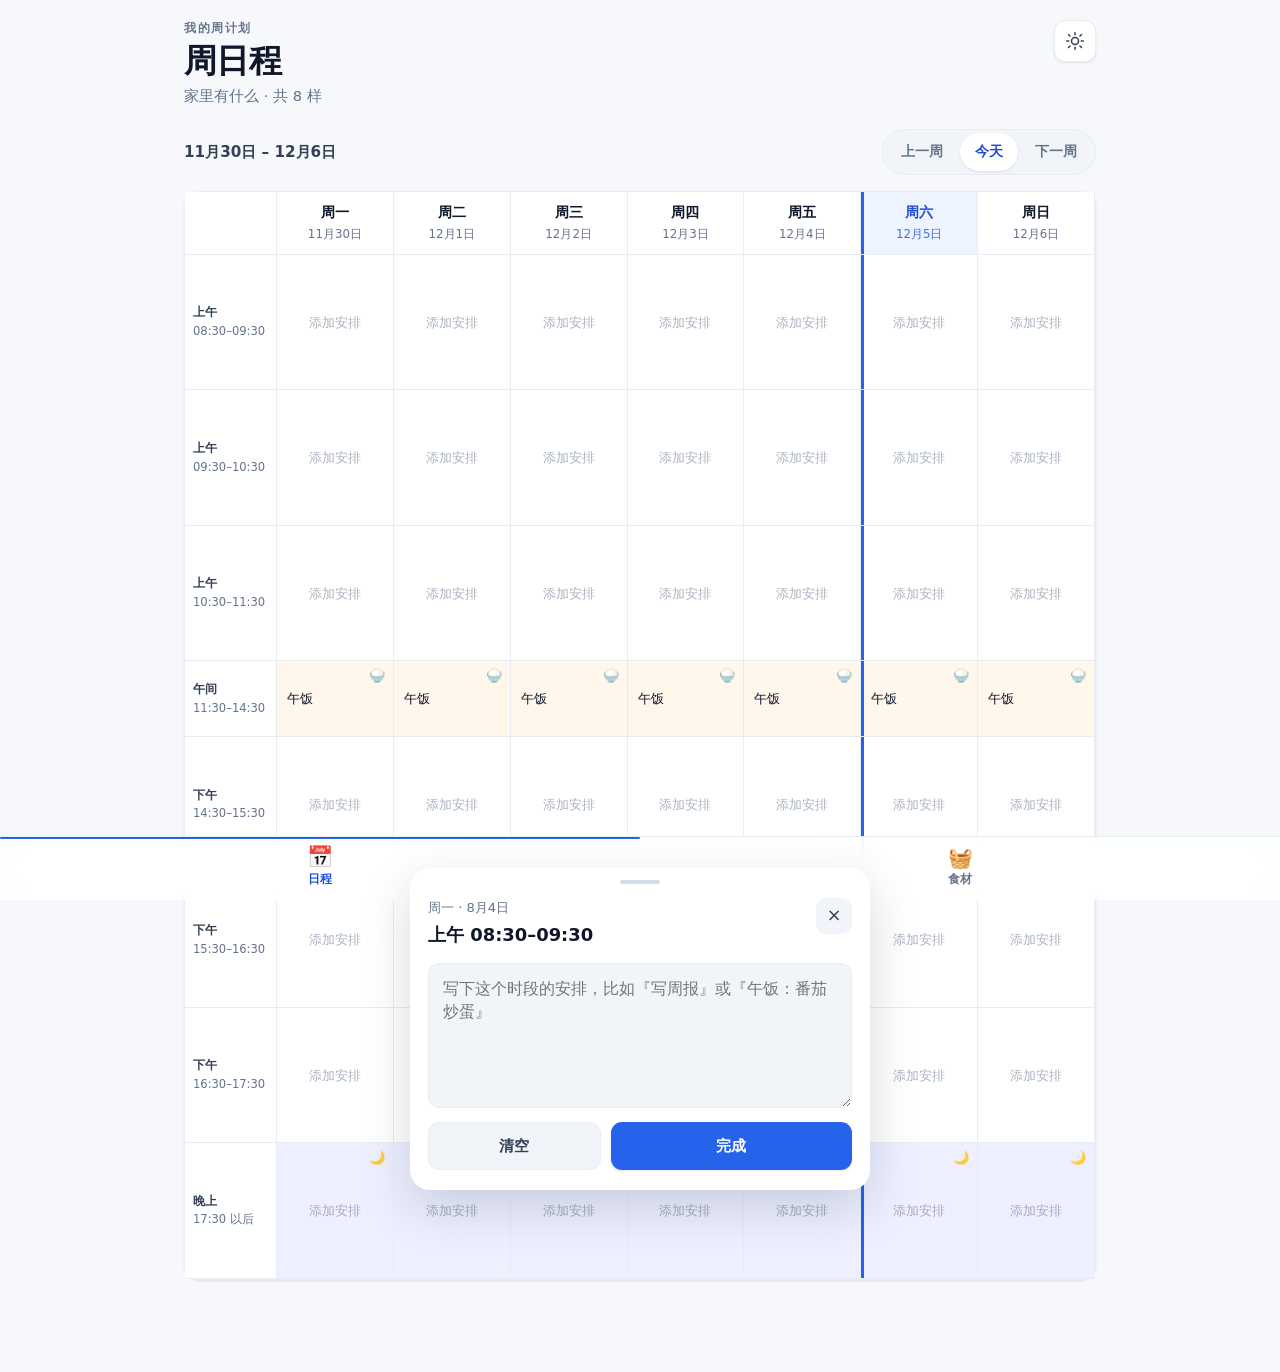
<file: index.html>
<!doctype html>
<html lang="zh-CN" data-theme="light">
<head>
  <meta charset="utf-8">
  <meta name="viewport" content="width=device-width, initial-scale=1, viewport-fit=cover">
  <meta name="theme-color" content="#f6f8fb" id="metaTheme">
  <title>周日程</title>
  <link rel="manifest" href="manifest.json">
  <link rel="icon" href="icon.svg" type="image/svg+xml">
  <link rel="apple-touch-icon" href="icon.svg">
  <link rel="stylesheet" href="styles.css">
</head>
<body>
  <div class="app">
    <header class="topbar">
      <div>
        <p class="eyebrow" id="eyebrow">我的周计划</p>
        <h1 id="pageTitle">周日程</h1>
        <p class="subtitle" id="pageSub">本周</p>
      </div>
      <div class="topbar-actions">
        <button class="icon-btn" id="installBtn" type="button" hidden title="添加到主屏幕" aria-label="添加到主屏幕">
          <svg viewBox="0 0 24 24" fill="none" stroke="currentColor" stroke-width="1.9" stroke-linecap="round" stroke-linejoin="round"><path d="M12 5v14M5 12h14"/></svg>
        </button>
        <button class="theme-toggle" id="themeToggle" type="button" aria-label="切换深色模式" title="切换深色 / 浅色">
          <svg class="icon-sun" viewBox="0 0 24 24" fill="none" stroke="currentColor" stroke-width="1.8" stroke-linecap="round"><circle cx="12" cy="12" r="4.2"/><path d="M12 2v2.5M12 19.5V22M4.2 4.2l1.8 1.8M18 18l1.8 1.8M2 12h2.5M19.5 12H22M4.2 19.8l1.8-1.8M18 6l1.8-1.8"/></svg>
          <svg class="icon-moon" viewBox="0 0 24 24" fill="none" stroke="currentColor" stroke-width="1.8" stroke-linecap="round" stroke-linejoin="round"><path d="M20 14.5A8 8 0 0 1 9.5 4 7 7 0 1 0 20 14.5z"/></svg>
        </button>
      </div>
    </header>

    <!-- ===== 日程视图 ===== -->
    <section class="view" id="scheduleView">
      <nav class="weeknav" aria-label="周切换">
        <span class="range" id="weekRange">本周</span>
        <div class="seg" role="group" aria-label="周导航">
          <button id="prevW" type="button">上一周</button>
          <button id="todayW" type="button" class="active">今天</button>
          <button id="nextW" type="button">下一周</button>
        </div>
      </nav>
      <div class="grid-wrap" aria-label="一周日程">
        <div class="grid" id="grid"></div>
      </div>
    </section>

    <!-- ===== 食材视图 ===== -->
    <section class="view" id="pantryView" hidden>
      <div class="pantry-filters" id="pantryFilters" role="group" aria-label="食材分类">
        <button class="chip active" data-cat="all" type="button">全部</button>
        <button class="chip" data-cat="meat" type="button">🥩 肉类</button>
        <button class="chip" data-cat="veg" type="button">🥬 蔬菜</button>
      </div>

      <form class="add-bar" id="addForm">
        <input id="addName" type="text" autocomplete="off" placeholder="食材名称，如 鸡蛋" aria-label="食材名称">
        <input id="addAmt" type="number" inputmode="decimal" min="0" step="0.1" placeholder="数量" aria-label="数量">
        <select id="addUnit" aria-label="单位">
          <option>个</option><option>斤</option><option>克</option><option>袋</option><option>盒</option><option>瓶</option><option>把</option><option>颗</option><option>根</option>
        </select>
        <button class="btn-add" type="submit">添加</button>
      </form>

      <div class="quick">
        <p class="qlabel">常用一键加</p>
        <div class="quick-row" id="quickRow"></div>
      </div>

      <div class="pantry-list" id="pantryList"></div>
    </section>
  </div>

  <!-- 底部 Tab -->
  <nav class="tabbar" id="tabbar" aria-label="主导航">
    <button class="tab active" data-view="schedule" type="button">
      <span class="ti">📅</span>日程
    </button>
    <button class="tab" data-view="pantry" type="button">
      <span class="ti">🧺</span>食材
    </button>
  </nav>

  <!-- 编辑器抽屉 -->
  <div class="overlay" id="overlay"></div>
  <section class="sheet" id="sheet" role="dialog" aria-modal="true" aria-label="编辑日程">
    <div class="sheet-handle"></div>
    <div class="sheet-row">
      <div>
        <p class="meta" id="sheetMeta">周一 · 8月4日</p>
        <h2 id="sheetSlot">上午 08:30–09:30</h2>
      </div>
      <button class="sheet-close" id="sheetClose" type="button" aria-label="关闭">×</button>
    </div>
    <textarea id="sheetText" rows="5" placeholder="写下这个时段的安排，比如『写周报』或『午饭：番茄炒蛋』"></textarea>
    <div class="sheet-actions">
      <button class="btn btn-ghost" id="sheetClear" type="button">清空</button>
      <button class="btn btn-primary" id="sheetSave" type="button">完成</button>
    </div>
  </section>

  <script src="app.js" defer></script>
</body>
</html>
</file>
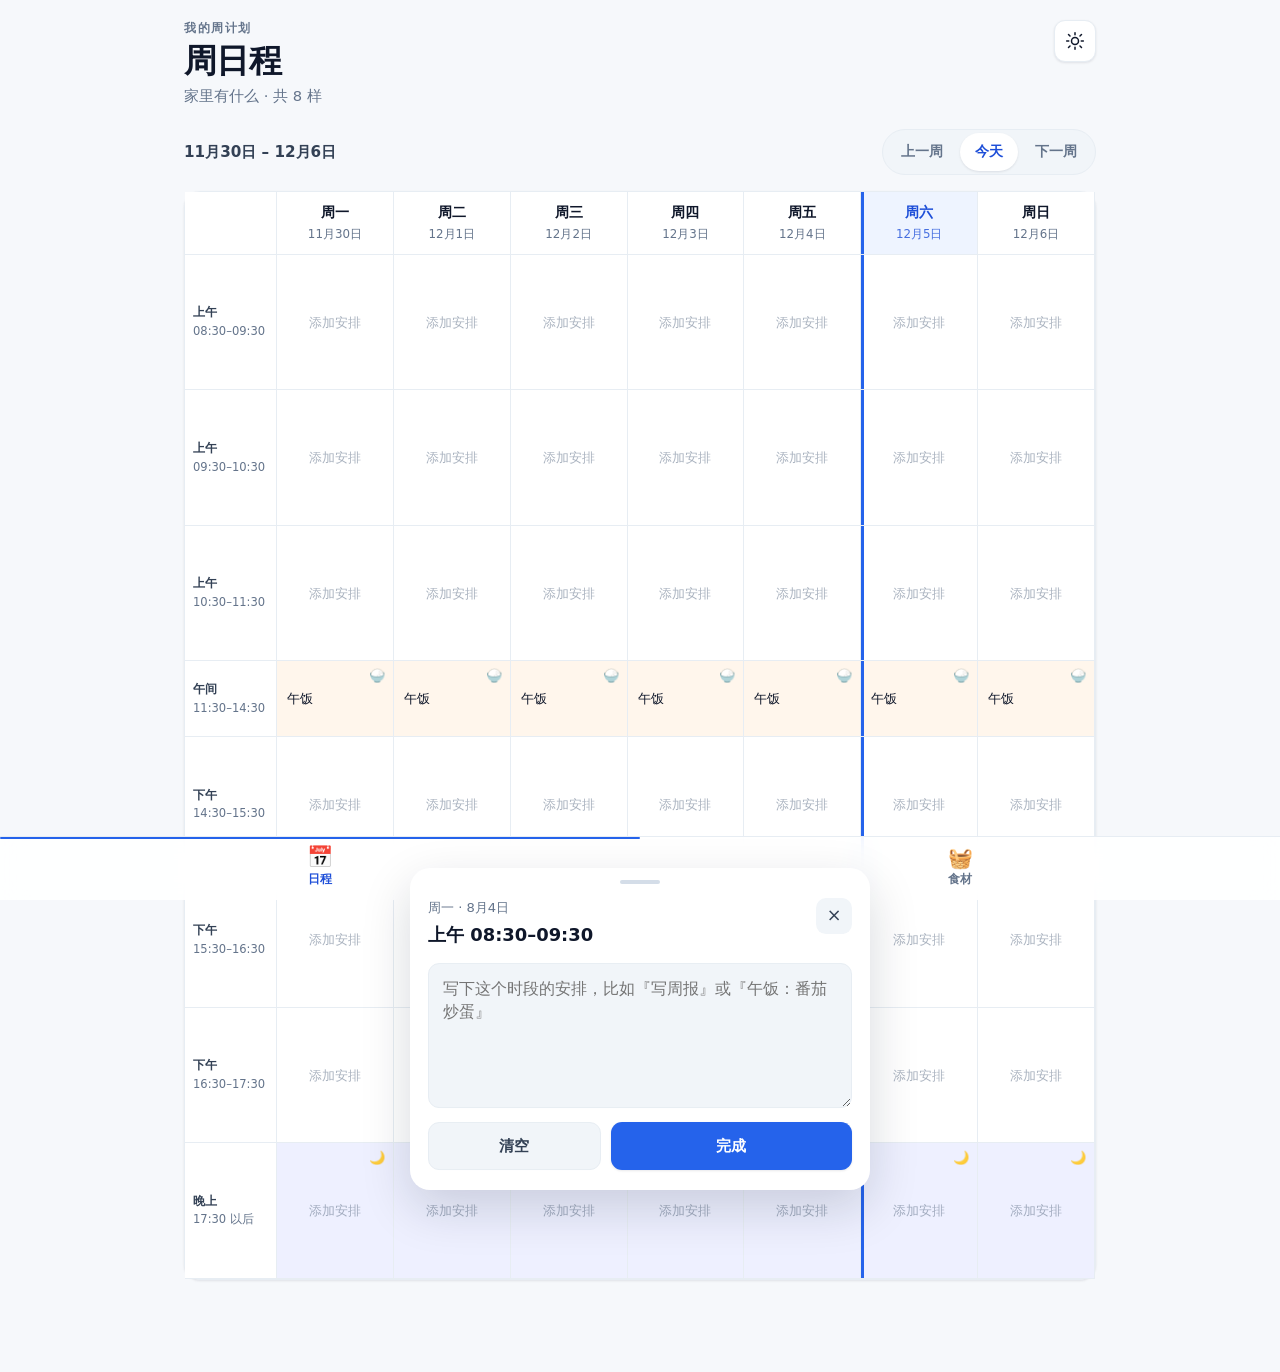
<file: ui-design-prototype.html>
<!doctype html>
<html lang="zh-CN" data-theme="light">
<head>
<meta charset="utf-8">
<meta name="viewport" content="width=device-width, initial-scale=1, viewport-fit=cover">
<title>周日程 · 界面设计方案（高保真原型）</title>
<style>
  /* ============================================================
     DESIGN TOKENS — 清爽简约 / 双主题
     ============================================================ */
  :root {
    --bg: #f6f8fb;
    --surface: #ffffff;
    --surface-2: #f1f5f9;
    --ink: #0f172a;
    --ink-2: #334155;
    --muted: #64748b;
    --line: #e7edf3;
    --line-strong: #d4dde8;
    --primary: #2563eb;
    --primary-ink: #1d4ed8;
    --primary-soft: #eef4ff;
    --today-bar: #2563eb;

    /* 时间块分类（温和 tint，非高饱和） */
    --lunch-tint: #fff6ec;
    --lunch-ink: #b45309;
    --eve-tint: #eef0ff;
    --eve-ink: #4338ca;
    --free-tint: #f4f7fb;

    --radius: 16px;
    --radius-sm: 11px;
    --radius-pill: 999px;
    --shadow-sm: 0 1px 2px rgba(15,23,42,.04), 0 1px 3px rgba(15,23,42,.06);
    --shadow-md: 0 4px 14px rgba(15,23,42,.07), 0 2px 6px rgba(15,23,42,.05);
    --shadow-lg: 0 18px 50px rgba(15,23,42,.16);
    --ease: cubic-bezier(.22, 1, .36, 1); /* ease-out-quart */
    --space: 4px;
    --font: -apple-system, BlinkMacSystemFont, "Segoe UI", "PingFang SC", "Microsoft YaHei", system-ui, sans-serif;
    --maxw: 960px;
    --tabbar-h: 64px;
  }

  [data-theme="dark"] {
    --bg: #0a0f1a;
    --surface: #111827;
    --surface-2: #0e1623;
    --ink: #e7eef6;
    --ink-2: #c3cedb;
    --muted: #8595a6;
    --line: #1d293b;
    --line-strong: #2a3a4f;
    --primary: #5b92ff;
    --primary-ink: #7aa6ff;
    --primary-soft: #16263f;
    --today-bar: #5b92ff;
    --lunch-tint: #2a1f12;
    --lunch-ink: #f0b072;
    --eve-tint: #1b2042;
    --eve-ink: #aab4ff;
    --free-tint: #131c2b;
    --shadow-sm: 0 1px 2px rgba(0,0,0,.4);
    --shadow-md: 0 6px 18px rgba(0,0,0,.45);
    --shadow-lg: 0 22px 60px rgba(0,0,0,.6);
  }

  * { box-sizing: border-box; }
  html, body { height: 100%; }
  body {
    margin: 0;
    background: var(--bg);
    color: var(--ink);
    font-family: var(--font);
    font-size: 15px;
    line-height: 1.5;
    -webkit-font-smoothing: antialiased;
    text-rendering: optimizeLegibility;
    font-variant-numeric: tabular-nums;
  }
  button { font: inherit; color: inherit; cursor: pointer; border: 0; background: none; }
  :focus-visible { outline: 2px solid var(--primary); outline-offset: 2px; border-radius: 6px; }

  /* ============================================================
     APP SHELL
     ============================================================ */
  .app {
    max-width: var(--maxw);
    margin: 0 auto;
    padding: calc(20px + env(safe-area-inset-top)) 18px calc(var(--tabbar-h) + 28px);
    min-height: 100%;
  }

  .topbar {
    display: flex;
    align-items: flex-start;
    justify-content: space-between;
    gap: 16px;
    margin-bottom: 22px;
  }
  .eyebrow {
    margin: 0 0 6px;
    font-size: .72rem;
    letter-spacing: .14em;
    text-transform: uppercase;
    color: var(--muted);
    font-weight: 600;
  }
  .topbar h1 {
    margin: 0;
    font-size: clamp(1.5rem, 1rem + 2.4vw, 2.05rem);
    font-weight: 700;
    letter-spacing: -.018em;
    line-height: 1.1;
  }
  .subtitle {
    margin: 6px 0 0;
    color: var(--muted);
    font-size: .92rem;
  }

  .theme-toggle {
    flex: none;
    width: 42px; height: 42px;
    display: grid; place-items: center;
    border-radius: var(--radius-sm);
    background: var(--surface);
    border: 1px solid var(--line);
    box-shadow: var(--shadow-sm);
    transition: transform .25s var(--ease), background .25s var(--ease), border-color .25s var(--ease);
  }
  .theme-toggle:hover { transform: translateY(-1px); border-color: var(--line-strong); }
  .theme-toggle svg { width: 20px; height: 20px; }
  [data-theme="light"] .icon-moon { display: none; }
  [data-theme="dark"]  .icon-sun  { display: none; }

  /* ============================================================
     WEEK NAV (日程模块)
     ============================================================ */
  .weeknav {
    display: flex;
    align-items: center;
    justify-content: space-between;
    gap: 12px;
    margin-bottom: 16px;
  }
  .weeknav .range {
    font-weight: 600;
    color: var(--ink-2);
    font-size: .95rem;
  }
  .seg {
    display: inline-flex;
    background: var(--surface-2);
    border: 1px solid var(--line);
    border-radius: var(--radius-pill);
    padding: 3px;
    gap: 2px;
  }
  .seg button {
    padding: 8px 15px;
    border-radius: var(--radius-pill);
    color: var(--muted);
    font-size: .88rem;
    font-weight: 600;
    transition: color .2s var(--ease), background .2s var(--ease);
    white-space: nowrap;
  }
  .seg button:hover { color: var(--ink); }
  .seg button.active {
    background: var(--surface);
    color: var(--primary-ink);
    box-shadow: var(--shadow-sm);
  }

  /* ============================================================
     SCHEDULE GRID
     ============================================================ */
  .grid-wrap {
    border: 1px solid var(--line);
    border-radius: var(--radius);
    background: var(--surface);
    box-shadow: var(--shadow-sm);
    overflow: auto;
    -webkit-overflow-scrolling: touch;
  }
  .grid {
    display: grid;
    grid-template-columns: 70px repeat(7, minmax(92px, 1fr));
    min-width: 720px;
  }
  .corner, .day-head, .time-head, .cell {
    border-right: 1px solid var(--line);
    border-bottom: 1px solid var(--line);
  }
  .corner {
    position: sticky; left: 0; top: 0; z-index: 3;
    background: var(--surface);
  }
  .day-head {
    position: sticky; top: 0; z-index: 2;
    background: var(--surface);
    min-height: 60px;
    padding: 10px 6px;
    text-align: center;
  }
  .day-head .dn { display: block; font-weight: 700; font-size: .9rem; }
  .day-head .dd { display: block; margin-top: 3px; color: var(--muted); font-size: .74rem; }
  .day-head.today {
    background: var(--primary-soft);
  }
  .day-head.today .dn { color: var(--primary-ink); }
  .day-head.today .dd { color: var(--primary-ink); opacity: .8; }
  /* 今天列左侧强调条 */
  .day-head.today, .cell.today { box-shadow: inset 3px 0 0 var(--today-bar); }

  .time-head {
    position: sticky; left: 0; z-index: 1;
    background: var(--surface);
    min-height: 76px;
    padding: 10px 8px;
    color: var(--muted);
    font-size: .72rem;
    line-height: 1.35;
    display: flex; flex-direction: column; justify-content: center;
  }
  .time-head .tl { color: var(--ink-2); font-weight: 700; font-size: .78rem; margin-bottom: 3px; }

  .cell {
    position: relative;
    min-height: 76px;
    margin: 0;
    padding: 9px 10px;
    text-align: left;
    background: var(--surface);
    overflow: hidden;
    transition: background .18s var(--ease), transform .18s var(--ease), box-shadow .18s var(--ease);
  }
  .cell:hover { background: var(--free-tint); box-shadow: var(--shadow-sm); transform: translateY(-1px); z-index: 1; }
  .cell.lunch { background: var(--lunch-tint); }
  .cell.lunch:hover { background: var(--lunch-tint); filter: brightness(.985); }
  .cell.eve { background: var(--eve-tint); }
  .cell.eve:hover { background: var(--eve-tint); filter: brightness(.985); }
  .cell .tag {
    position: absolute; top: 8px; right: 8px;
    font-size: .82rem; line-height: 1; opacity: .9;
  }
  .cell .txt {
    display: -webkit-box; -webkit-line-clamp: 3; -webkit-box-orient: vertical;
    overflow: hidden;
    font-size: .82rem; line-height: 1.4; color: var(--ink);
    white-space: pre-wrap; overflow-wrap: anywhere;
    margin-top: 2px;
  }
  .cell .txt.empty { color: var(--muted); opacity: .55; font-weight: 500; }

  /* ============================================================
     BOTTOM SHEET (编辑器)
     ============================================================ */
  .overlay {
    position: fixed; inset: 0; z-index: 40;
    background: rgba(8,12,20,.42);
    opacity: 0; visibility: hidden;
    transition: opacity .3s var(--ease), visibility .3s var(--ease);
  }
  .overlay.show { opacity: 1; visibility: visible; }

  .sheet {
    position: fixed; left: 0; right: 0; bottom: 0; z-index: 50;
    background: var(--surface);
    border-radius: 22px 22px 0 0;
    box-shadow: var(--shadow-lg);
    padding: 10px 18px calc(20px + env(safe-area-inset-bottom));
    transform: translateY(100%);
    transition: transform .34s var(--ease);
    max-height: 84vh;
    display: flex; flex-direction: column;
  }
  .sheet.show { transform: translateY(0); }
  .sheet-handle { width: 40px; height: 4px; border-radius: 2px; background: var(--line-strong); margin: 2px auto 14px; }
  .sheet-row { display: flex; align-items: flex-start; justify-content: space-between; gap: 12px; margin-bottom: 14px; }
  .sheet-row .meta { color: var(--muted); font-size: .82rem; margin: 0 0 4px; }
  .sheet-row h2 { margin: 0; font-size: 1.12rem; }
  .sheet-close {
    width: 36px; height: 36px; border-radius: 10px; flex: none;
    background: var(--surface-2); color: var(--ink-2); font-size: 1.1rem; line-height: 1;
    display: grid; place-items: center;
    transition: background .2s var(--ease);
  }
  .sheet-close:hover { background: var(--line); }
  .sheet textarea {
    width: 100%; min-height: 120px; resize: vertical;
    border: 1px solid var(--line); border-radius: var(--radius-sm);
    padding: 13px 14px; background: var(--surface-2); color: var(--ink);
    font-family: inherit; font-size: .98rem; line-height: 1.5;
    transition: border-color .2s var(--ease), box-shadow .2s var(--ease);
  }
  .sheet textarea:focus { outline: none; border-color: var(--primary); box-shadow: 0 0 0 3px color-mix(in srgb, var(--primary) 16%, transparent); }
  .sheet-actions { display: grid; grid-template-columns: 1fr 1.4fr; gap: 10px; margin-top: 14px; }
  .btn {
    min-height: 48px; border-radius: var(--radius-sm); font-weight: 600; font-size: .95rem;
    display: inline-flex; align-items: center; justify-content: center; gap: 6px;
    transition: transform .18s var(--ease), background .2s var(--ease), border-color .2s var(--ease);
  }
  .btn:active { transform: scale(.98); }
  .btn-ghost { background: var(--surface-2); color: var(--ink-2); border: 1px solid var(--line); }
  .btn-ghost:hover { background: var(--line); }
  .btn-primary { background: var(--primary); color: #fff; box-shadow: var(--shadow-sm); }
  .btn-primary:hover { background: var(--primary-ink); }

  /* ============================================================
     PANTRY (食材模块)
     ============================================================ */
  .pantry-filters {
    display: inline-flex; gap: 6px; margin-bottom: 16px; flex-wrap: wrap;
  }
  .chip {
    padding: 8px 14px; border-radius: var(--radius-pill);
    background: var(--surface); border: 1px solid var(--line);
    color: var(--muted); font-weight: 600; font-size: .86rem;
    transition: all .2s var(--ease);
  }
  .chip:hover { border-color: var(--line-strong); color: var(--ink); }
  .chip.active { background: var(--primary-soft); border-color: transparent; color: var(--primary-ink); }

  .pantry-list { display: flex; flex-direction: column; gap: 10px; }
  .ing {
    display: grid;
    grid-template-columns: 38px 1fr auto auto auto;
    align-items: center; gap: 12px;
    padding: 12px 14px;
    background: var(--surface);
    border: 1px solid var(--line);
    border-radius: var(--radius-sm);
    box-shadow: var(--shadow-sm);
    transition: transform .18s var(--ease), box-shadow .18s var(--ease);
  }
  .ing:hover { transform: translateY(-1px); box-shadow: var(--shadow-md); }
  .ing .emo { width: 38px; height: 38px; border-radius: 10px; display: grid; place-items: center; font-size: 1.15rem; background: var(--surface-2); }
  .ing .name { font-weight: 600; }
  .stepper { display: inline-flex; align-items: center; gap: 4px; background: var(--surface-2); border-radius: var(--radius-pill); padding: 3px; }
  .stepper button { width: 30px; height: 30px; border-radius: 50%; display: grid; place-items: center; color: var(--ink-2); font-size: 1.1rem; transition: background .15s var(--ease); }
  .stepper button:hover { background: var(--line); }
  .stepper .amt { min-width: 30px; text-align: center; font-weight: 700; font-variant-numeric: tabular-nums; }
  .ing .unit { color: var(--muted); font-size: .85rem; min-width: 28px; }
  .ing .del { width: 34px; height: 34px; border-radius: 9px; color: var(--muted); display: grid; place-items: center; transition: background .15s var(--ease), color .15s var(--ease); }
  .ing .del:hover { background: color-mix(in srgb, #ef4444 12%, transparent); color: #ef4444; }

  .add-bar {
    display: grid;
    grid-template-columns: 1fr 72px 84px auto;
    gap: 8px;
    margin-bottom: 18px;
  }
  .add-bar input, .add-bar select {
    height: 46px; padding: 0 12px;
    border: 1px solid var(--line); border-radius: var(--radius-sm);
    background: var(--surface-2); color: var(--ink); font-family: inherit; font-size: .92rem;
    min-width: 0;
  }
  .add-bar input:focus, .add-bar select:focus { outline: none; border-color: var(--primary); box-shadow: 0 0 0 3px color-mix(in srgb, var(--primary) 16%, transparent); }
  .add-bar .btn-add { background: var(--primary); color: #fff; border-radius: var(--radius-sm); font-weight: 600; padding: 0 16px; height: 46px; }
  .add-bar .btn-add:hover { background: var(--primary-ink); }

  .quick { margin-bottom: 18px; }
  .quick .qlabel { color: var(--muted); font-size: .8rem; margin: 0 0 8px; }
  .quick-row { display: flex; flex-wrap: wrap; gap: 7px; }
  .quick .q {
    padding: 7px 12px; border-radius: var(--radius-pill);
    background: var(--surface); border: 1px dashed var(--line-strong);
    color: var(--ink-2); font-size: .84rem; font-weight: 500;
    transition: all .18s var(--ease);
  }
  .quick .q:hover { border-style: solid; border-color: var(--primary); color: var(--primary-ink); transform: translateY(-1px); }

  .empty {
    text-align: center; padding: 48px 20px; color: var(--muted);
  }
  .empty .e-emo { font-size: 2.4rem; display: block; margin-bottom: 12px; }
  .empty p { margin: 0; font-size: .95rem; }

  /* ============================================================
     TAB BAR
     ============================================================ */
  .tabbar {
    position: fixed; left: 0; right: 0; bottom: 0; z-index: 30;
    height: calc(var(--tabbar-h) + env(safe-area-inset-bottom));
    padding-bottom: env(safe-area-inset-bottom);
    display: flex;
    background: color-mix(in srgb, var(--surface) 88%, transparent);
    backdrop-filter: saturate(1.4) blur(14px);
    -webkit-backdrop-filter: saturate(1.4) blur(14px);
    border-top: 1px solid var(--line);
  }
  .tabbar::before {
    content: ""; position: absolute; top: 0; height: 2px; width: 50%;
    background: var(--primary); border-radius: 2px;
    transform: translateX(var(--tab-x, 0%));
    transition: transform .3s var(--ease);
  }
  .tab {
    flex: 1; display: flex; flex-direction: column; align-items: center; justify-content: center; gap: 3px;
    color: var(--muted); font-size: .74rem; font-weight: 600;
    transition: color .2s var(--ease);
  }
  .tab .ti { font-size: 1.25rem; line-height: 1; transition: transform .2s var(--ease); }
  .tab.active { color: var(--primary-ink); }
  .tab.active .ti { transform: translateY(-1px) scale(1.05); }

  .view { animation: fade .3s var(--ease); }
  @keyframes fade { from { opacity: 0; transform: translateY(6px); } to { opacity: 1; transform: none; } }
  [hidden] { display: none !important; }

  /* ============================================================
     RESPONSIVE — 桌面精选
     ============================================================ */
  @media (min-width: 720px) {
    .app { padding-inline: 24px; }
    .grid { grid-template-columns: 92px repeat(7, minmax(0, 1fr)); min-width: 0; }
    .grid-wrap { overflow: visible; }
    .sheet { left: 50%; right: auto; bottom: 32px; width: min(460px, calc(100% - 32px)); transform: translate(-50%, 100%); border-radius: 20px; }
    .sheet.show { transform: translate(-50%, 0); }
    .add-bar { grid-template-columns: 1fr 90px 100px auto; }
  }
  @media (prefers-reduced-motion: reduce) {
    * { transition: none !important; animation: none !important; }
  }
</style>
</head>
<body>
  <div class="app">
    <header class="topbar">
      <div>
        <p class="eyebrow" id="eyebrow">我的周计划</p>
        <h1 id="pageTitle">周日程</h1>
        <p class="subtitle" id="pageSub">8月4日 – 8月10日</p>
      </div>
      <button class="theme-toggle" id="themeToggle" type="button" aria-label="切换深色模式" title="切换深色 / 浅色">
        <svg class="icon-sun" viewBox="0 0 24 24" fill="none" stroke="currentColor" stroke-width="1.8" stroke-linecap="round"><circle cx="12" cy="12" r="4.2"/><path d="M12 2v2.5M12 19.5V22M4.2 4.2l1.8 1.8M18 18l1.8 1.8M2 12h2.5M19.5 12H22M4.2 19.8l1.8-1.8M18 6l1.8-1.8"/></svg>
        <svg class="icon-moon" viewBox="0 0 24 24" fill="none" stroke="currentColor" stroke-width="1.8" stroke-linecap="round" stroke-linejoin="round"><path d="M20 14.5A8 8 0 0 1 9.5 4 7 7 0 1 0 20 14.5z"/></svg>
      </button>
    </header>

    <!-- ===== 日程视图 ===== -->
    <section class="view" id="scheduleView">
      <nav class="weeknav" aria-label="周切换">
        <span class="range" id="weekRange">8月4日 – 8月10日</span>
        <div class="seg" role="group" aria-label="周导航">
          <button id="prevW" type="button">上一周</button>
          <button id="todayW" type="button" class="active">今天</button>
          <button id="nextW" type="button">下一周</button>
        </div>
      </nav>
      <div class="grid-wrap" aria-label="一周日程">
        <div class="grid" id="grid"></div>
      </div>
    </section>

    <!-- ===== 食材视图 ===== -->
    <section class="view" id="pantryView" hidden>
      <div class="pantry-filters" id="pantryFilters" role="group" aria-label="食材分类">
        <button class="chip active" data-cat="all" type="button">全部</button>
        <button class="chip" data-cat="meat" type="button">🥩 肉类</button>
        <button class="chip" data-cat="veg" type="button">🥬 蔬菜</button>
      </div>

      <form class="add-bar" id="addForm">
        <input id="addName" type="text" autocomplete="off" placeholder="食材名称，如 鸡蛋" aria-label="食材名称">
        <input id="addAmt" type="number" inputmode="decimal" min="0" step="0.1" placeholder="数量" aria-label="数量">
        <select id="addUnit" aria-label="单位">
          <option>个</option><option>斤</option><option>克</option><option>袋</option><option>盒</option><option>瓶</option><option>把</option><option>颗</option><option>根</option>
        </select>
        <button class="btn-add" type="submit">添加</button>
      </form>

      <div class="quick">
        <p class="qlabel">常用一键加</p>
        <div class="quick-row" id="quickRow"></div>
      </div>

      <div class="pantry-list" id="pantryList"></div>
    </section>
  </div>

  <!-- 底部 Tab -->
  <nav class="tabbar" id="tabbar" aria-label="主导航">
    <button class="tab active" data-view="schedule" type="button">
      <span class="ti">📅</span>日程
    </button>
    <button class="tab" data-view="pantry" type="button">
      <span class="ti">🧺</span>食材
    </button>
  </nav>

  <!-- 编辑器抽屉 -->
  <div class="overlay" id="overlay"></div>
  <section class="sheet" id="sheet" role="dialog" aria-modal="true" aria-label="编辑日程">
    <div class="sheet-handle"></div>
    <div class="sheet-row">
      <div>
        <p class="meta" id="sheetMeta">周一 · 8月4日</p>
        <h2 id="sheetSlot">上午 08:30–09:30</h2>
      </div>
      <button class="sheet-close" id="sheetClose" type="button" aria-label="关闭">×</button>
    </div>
    <textarea id="sheetText" rows="5" placeholder="写下这个时段的安排，比如『写周报』或『午饭：番茄炒蛋』"></textarea>
    <div class="sheet-actions">
      <button class="btn btn-ghost" id="sheetClear" type="button">清空</button>
      <button class="btn btn-primary" id="sheetSave" type="button">完成</button>
    </div>
  </section>

<script>
(function () {
  "use strict";

  /* ---------- 主题 ---------- */
  var root = document.documentElement;
  var savedTheme = localStorage.getItem("ui-proto:theme");
  if (savedTheme) root.setAttribute("data-theme", savedTheme);
  document.getElementById("themeToggle").addEventListener("click", function () {
    var next = root.getAttribute("data-theme") === "dark" ? "light" : "dark";
    root.setAttribute("data-theme", next);
    localStorage.setItem("ui-proto:theme", next);
  });

  /* ---------- 日程数据 ---------- */
  var STORE = "ui-proto:cells";
  var cells = {};
  try { cells = JSON.parse(localStorage.getItem(STORE) || "{}"); } catch (e) {}

  var dayNames = ["周一","周二","周三","周四","周五","周六","周日"];
  var slots = [
    { id:"0830", label:"上午", time:"08:30–09:30" },
    { id:"0930", label:"上午", time:"09:30–10:30" },
    { id:"1030", label:"上午", time:"10:30–11:30" },
    { id:"lunch", label:"午间", time:"11:30–14:30", def:"午饭", cls:"lunch", tag:"🍚" },
    { id:"1430", label:"下午", time:"14:30–15:30" },
    { id:"1530", label:"下午", time:"15:30–16:30" },
    { id:"1630", label:"下午", time:"16:30–17:30" },
    { id:"eve", label:"晚上", time:"17:30 以后", cls:"eve", tag:"🌙" }
  ];

  function pad(n){ return String(n).padStart(2,"0"); }
  function dkey(d){ return d.getFullYear()+"-"+pad(d.getMonth()+1)+"-"+pad(d.getDate()); }
  function fmt(d){ return (d.getMonth()+1)+"月"+d.getDate()+"日"; }
  function addDays(d,n){ var x=new Date(d); x.setDate(x.getDate()+n); x.setHours(0,0,0,0); return x; }
  function mondayOf(d){ var x=new Date(d); x.setHours(0,0,0,0); var day=x.getDay(); var off=day===0?-6:1-day; return addDays(x,off); }

  var curMonday = mondayOf(new Date());
  var grid = document.getElementById("grid");

  function cellValue(key, slot){
    var v = cells[key+":"+slot.id];
    if (v !== undefined && v !== null) return v;
    return slot.def || "";
  }

  function renderGrid(){
    var dates = []; for(var i=0;i<7;i++) dates.push(addDays(curMonday,i));
    var todayKey = dkey(new Date());
    var start=fmt(dates[0]), end=fmt(dates[6]);
    document.getElementById("weekRange").textContent = start+" – "+end;
    document.getElementById("pageSub").textContent = start+" – "+end;

    grid.innerHTML = "";
    var corner = document.createElement("div"); corner.className="corner"; grid.appendChild(corner);
    dates.forEach(function(d,idx){
      var head=document.createElement("div");
      var isToday = dkey(d)===todayKey;
      head.className="day-head"+(isToday?" today":"");
      head.innerHTML='<span class="dn">'+dayNames[idx]+'</span><span class="dd">'+fmt(d)+'</span>';
      grid.appendChild(head);
    });
    slots.forEach(function(slot){
      var th=document.createElement("div"); th.className="time-head";
      th.innerHTML='<span class="tl">'+slot.label+'</span>'+slot.time;
      grid.appendChild(th);
      dates.forEach(function(d,di){
        var key=dkey(d);
        var val=cellValue(key,slot);
        var btn=document.createElement("button");
        btn.type="button";
        btn.className="cell "+(slot.cls||"")+(dkey(d)===todayKey?" today":"");
        var inner='';
        if(slot.tag) inner+='<span class="tag">'+slot.tag+'</span>';
        inner+='<span class="txt'+(val.trim()?"":" empty")+'">'+escapeHtml(val.trim()?val:"添加安排")+'</span>';
        btn.innerHTML=inner;
        btn.addEventListener("click",function(){ openSheet(key,slot,dayNames[di],d); });
        grid.appendChild(btn);
      });
    });
  }

  function escapeHtml(s){ return String(s).replace(/&/g,"&amp;").replace(/</g,"&lt;").replace(/>/g,"&gt;"); }

  /* ---------- 周导航 ---------- */
  document.getElementById("prevW").addEventListener("click",function(){ curMonday=addDays(curMonday,-7); renderGrid(); });
  document.getElementById("nextW").addEventListener("click",function(){ curMonday=addDays(curMonday,7); renderGrid(); });
  document.getElementById("todayW").addEventListener("click",function(){ curMonday=mondayOf(new Date()); renderGrid(); });

  /* ---------- 编辑器抽屉 ---------- */
  var overlay=document.getElementById("overlay"), sheet=document.getElementById("sheet");
  var sheetText=document.getElementById("sheetText");
  var activeKey=null, activeSlot=null;
  function openSheet(key,slot,dayName,d){
    activeKey=key; activeSlot=slot;
    document.getElementById("sheetMeta").textContent=dayName+" · "+fmt(d);
    document.getElementById("sheetSlot").textContent=slot.label+" "+slot.time;
    sheetText.value=cellValue(key,slot);
    overlay.classList.add("show"); sheet.classList.add("show");
    setTimeout(function(){ sheetText.focus(); },120);
  }
  function closeSheet(){ overlay.classList.remove("show"); sheet.classList.remove("show"); activeKey=null; }
  document.getElementById("sheetClose").addEventListener("click",closeSheet);
  overlay.addEventListener("click",closeSheet);
  document.getElementById("sheetSave").addEventListener("click",function(){
    if(!activeKey) return;
    var v=sheetText.value.trim();
    if(v) cells[activeKey+":"+activeSlot.id]=v; else delete cells[activeKey+":"+activeSlot.id];
    localStorage.setItem(STORE,JSON.stringify(cells));
    renderGrid(); closeSheet();
  });
  document.getElementById("sheetClear").addEventListener("click",function(){
    if(!activeKey) return;
    delete cells[activeKey+":"+activeSlot.id];
    localStorage.setItem(STORE,JSON.stringify(cells));
    renderGrid(); closeSheet();
  });
  sheetText.addEventListener("keydown",function(e){ if((e.ctrlKey||e.metaKey)&&e.key==="Enter") document.getElementById("sheetSave").click(); });

  /* ---------- 食材库存 ---------- */
  var ING="ui-proto:pantry";
  var pantry = [
    {id:"pork",cat:"meat",emo:"🥩",name:"猪肉",amt:2,unit:"斤"},
    {id:"beef",cat:"meat",emo:"🥩",name:"牛肉",amt:1,unit:"斤"},
    {id:"chicken",cat:"meat",emo:"🍗",name:"鸡肉",amt:3,unit:"个"},
    {id:"fish",cat:"meat",emo:"🐟",name:"鱼",amt:1,unit:"条"},
    {id:"potato",cat:"veg",emo:"🥔",name:"土豆",amt:5,unit:"个"},
    {id:"tomato",cat:"veg",emo:"🍅",name:"西红柿",amt:4,unit:"个"},
    {id:"cucumber",cat:"veg",emo:"🥒",name:"黄瓜",amt:2,unit:"根"},
    {id:"greens",cat:"veg",emo:"🥬",name:"青菜",amt:1,unit:"把"}
  ];
  try { var p=JSON.parse(localStorage.getItem(ING)); if(Array.isArray(p)) pantry=p; } catch(e){}
  var pantryCat="all";
  var units=["个","斤","克","袋","盒","瓶","把","颗","根"];

  function savePantry(){ localStorage.setItem(ING,JSON.stringify(pantry)); }
  function catEmo(c){ return c==="meat"?"🥩":"🥬"; }

  function renderPantry(){
    var list=document.getElementById("pantryList");
    list.innerHTML="";
    var items=pantry.filter(function(it){ return pantryCat==="all"||it.cat===pantryCat; });
    var total=pantry.length;
    document.getElementById("pageSub").textContent="家里有什么 · 共 "+total+" 样";

    if(!items.length){
      list.innerHTML='<div class="empty"><span class="e-emo">🧺</span><p>这个分类还是空的，加点食材吧</p></div>';
      return;
    }
    items.forEach(function(it){
      var row=document.createElement("div"); row.className="ing";
      row.innerHTML=
        '<span class="emo">'+it.emo+'</span>'+
        '<span class="name">'+escapeHtml(it.name)+'</span>'+
        '<span class="stepper"><button type="button" data-act="dec" aria-label="减少">−</button>'+
        '<span class="amt">'+it.amt+'</span>'+
        '<button type="button" data-act="inc" aria-label="增加">+</button></span>'+
        '<span class="unit">'+it.unit+'</span>'+
        '<button class="del" type="button" aria-label="删除">🗑</button>';
      row.querySelector('[data-act="dec"]').addEventListener("click",function(){ it.amt=Math.max(0,(+it.amt||0)-1); savePantry(); renderPantry(); });
      row.querySelector('[data-act="inc"]').addEventListener("click",function(){ it.amt=(+it.amt||0)+1; savePantry(); renderPantry(); });
      row.querySelector(".del").addEventListener("click",function(){ pantry=pantry.filter(function(x){return x.id!==it.id;}); savePantry(); renderPantry(); });
      list.appendChild(row);
    });
  }

  document.getElementById("pantryFilters").addEventListener("click",function(e){
    var b=e.target.closest(".chip"); if(!b) return;
    document.querySelectorAll("#pantryFilters .chip").forEach(function(c){c.classList.remove("active");});
    b.classList.add("active"); pantryCat=b.dataset.cat; renderPantry();
  });

  document.getElementById("addForm").addEventListener("submit",function(e){
    e.preventDefault();
    var name=document.getElementById("addName").value.trim();
    var amt=document.getElementById("addAmt").value.trim();
    var unit=document.getElementById("addUnit").value;
    if(!name||amt==="") return;
    var cat=/肉|鸡|鱼|猪|牛|羊|虾|蟹/.test(name)?"meat":"veg";
    pantry.push({id:"x"+Date.now(),cat:cat,emo:catEmo(cat),name:name,amt:amt,unit:unit});
    savePantry(); renderPantry();
    this.reset(); document.getElementById("addName").focus();
  });

  var quick=["鸡蛋","米饭","白菜","豆腐","胡萝卜","洋葱","青椒","牛奶"];
  var quickRow=document.getElementById("quickRow");
  quick.forEach(function(q){
    var b=document.createElement("button"); b.className="q"; b.type="button"; b.textContent="＋ "+q;
    b.addEventListener("click",function(){
      var cat=/肉|鸡|鱼|猪|牛|羊|虾|蟹/.test(q)?"meat":"veg";
      var ex=pantry.find(function(x){return x.name===q;});
      if(ex){ ex.amt=(+ex.amt||0)+1; } else { pantry.push({id:"x"+Date.now(),cat:cat,emo:catEmo(cat),name:q,amt:1,unit:"个"}); }
      savePantry(); renderPantry();
    });
    quickRow.appendChild(b);
  });

  /* ---------- Tab 切换 ---------- */
  var tabbar=document.getElementById("tabbar");
  var views={ schedule:document.getElementById("scheduleView"), pantry:document.getElementById("pantryView") };
  var titles={ schedule:["我的周计划","周日程"], pantry:["我的厨房","食材库存"] };
  tabbar.addEventListener("click",function(e){
    var t=e.target.closest(".tab"); if(!t) return;
    var v=t.dataset.view;
    document.querySelectorAll(".tab").forEach(function(x){x.classList.remove("active");});
    t.classList.add("active");
    tabbar.style.setProperty("--tab-x", v==="schedule"?"0%":"100%");
    views.schedule.hidden = v!=="schedule";
    views.pantry.hidden = v!=="pantry";
    document.getElementById("eyebrow").textContent=titles[v][0];
    document.getElementById("pageTitle").textContent=titles[v][1];
    document.getElementById("pageSub").textContent = v==="schedule"
      ? (function(){var d=[];for(var i=0;i<7;i++)d.push(addDays(curMonday,i));return fmt(d[0])+" – "+fmt(d[6]);})()
      : "家里有什么 · 共 "+pantry.length+" 样";
  });

  /* ---------- 初始化 ---------- */
  renderGrid();
  renderPantry();
})();
</script>
</body>
</html>
</file>
<file: styles.css>
/* ============================================================
   DESIGN TOKENS — 清爽简约 / 双主题
   ============================================================ */
:root {
  --bg: #f6f8fb;
  --surface: #ffffff;
  --surface-2: #f1f5f9;
  --ink: #0f172a;
  --ink-2: #334155;
  --muted: #64748b;
  --line: #e7edf3;
  --line-strong: #d4dde8;
  --primary: #2563eb;
  --primary-ink: #1d4ed8;
  --primary-soft: #eef4ff;
  --today-bar: #2563eb;

  /* 时间块分类（温和 tint，非高饱和） */
  --lunch-tint: #fff6ec;
  --lunch-ink: #b45309;
  --eve-tint: #eef0ff;
  --eve-ink: #4338ca;
  --free-tint: #f4f7fb;

  --radius: 16px;
  --radius-sm: 11px;
  --radius-pill: 999px;
  --shadow-sm: 0 1px 2px rgba(15,23,42,.04), 0 1px 3px rgba(15,23,42,.06);
  --shadow-md: 0 4px 14px rgba(15,23,42,.07), 0 2px 6px rgba(15,23,42,.05);
  --shadow-lg: 0 18px 50px rgba(15,23,42,.16);
  --ease: cubic-bezier(.22, 1, .36, 1); /* ease-out-quart */
  --font: -apple-system, BlinkMacSystemFont, "Segoe UI", "PingFang SC", "Microsoft YaHei", system-ui, sans-serif;
  --maxw: 960px;
  --tabbar-h: 64px;
}

[data-theme="dark"] {
  --bg: #0a0f1a;
  --surface: #111827;
  --surface-2: #0e1623;
  --ink: #e7eef6;
  --ink-2: #c3cedb;
  --muted: #8595a6;
  --line: #1d293b;
  --line-strong: #2a3a4f;
  --primary: #5b92ff;
  --primary-ink: #7aa6ff;
  --primary-soft: #16263f;
  --today-bar: #5b92ff;
  --lunch-tint: #2a1f12;
  --lunch-ink: #f0b072;
  --eve-tint: #1b2042;
  --eve-ink: #aab4ff;
  --free-tint: #131c2b;
  --shadow-sm: 0 1px 2px rgba(0,0,0,.4);
  --shadow-md: 0 6px 18px rgba(0,0,0,.45);
  --shadow-lg: 0 22px 60px rgba(0,0,0,.6);
}

* { box-sizing: border-box; }
html, body { height: 100%; }
body {
  margin: 0;
  background: var(--bg);
  color: var(--ink);
  font-family: var(--font);
  font-size: 15px;
  line-height: 1.5;
  -webkit-font-smoothing: antialiased;
  text-rendering: optimizeLegibility;
  font-variant-numeric: tabular-nums;
}
button { font: inherit; color: inherit; cursor: pointer; border: 0; background: none; }
:focus-visible { outline: 2px solid var(--primary); outline-offset: 2px; border-radius: 6px; }

/* ============================================================
   APP SHELL
   ============================================================ */
.app {
  max-width: var(--maxw);
  margin: 0 auto;
  padding: calc(20px + env(safe-area-inset-top)) 18px calc(var(--tabbar-h) + 28px);
  min-height: 100%;
}

.topbar {
  display: flex;
  align-items: flex-start;
  justify-content: space-between;
  gap: 16px;
  margin-bottom: 22px;
}
.topbar-actions { display: flex; align-items: center; gap: 10px; flex: none; }
.eyebrow {
  margin: 0 0 6px;
  font-size: .72rem;
  letter-spacing: .14em;
  text-transform: uppercase;
  color: var(--muted);
  font-weight: 600;
}
.topbar h1 {
  margin: 0;
  font-size: clamp(1.5rem, 1rem + 2.4vw, 2.05rem);
  font-weight: 700;
  letter-spacing: -.018em;
  line-height: 1.1;
}
.subtitle {
  margin: 6px 0 0;
  color: var(--muted);
  font-size: .92rem;
}

.theme-toggle, .icon-btn {
  width: 42px; height: 42px;
  display: grid; place-items: center;
  border-radius: var(--radius-sm);
  background: var(--surface);
  border: 1px solid var(--line);
  box-shadow: var(--shadow-sm);
  color: var(--ink-2);
  transition: transform .25s var(--ease), background .25s var(--ease), border-color .25s var(--ease);
}
.theme-toggle:hover, .icon-btn:hover { transform: translateY(-1px); border-color: var(--line-strong); }
.theme-toggle svg, .icon-btn svg { width: 20px; height: 20px; }
[data-theme="light"] .icon-moon { display: none; }
[data-theme="dark"]  .icon-sun  { display: none; }

/* ============================================================
   WEEK NAV (日程模块)
   ============================================================ */
.weeknav {
  display: flex;
  align-items: center;
  justify-content: space-between;
  gap: 12px;
  margin-bottom: 16px;
}
.weeknav .range {
  font-weight: 600;
  color: var(--ink-2);
  font-size: .95rem;
}
.seg {
  display: inline-flex;
  background: var(--surface-2);
  border: 1px solid var(--line);
  border-radius: var(--radius-pill);
  padding: 3px;
  gap: 2px;
}
.seg button {
  padding: 8px 15px;
  border-radius: var(--radius-pill);
  color: var(--muted);
  font-size: .88rem;
  font-weight: 600;
  transition: color .2s var(--ease), background .2s var(--ease);
  white-space: nowrap;
}
.seg button:hover { color: var(--ink); }
.seg button.active {
  background: var(--surface);
  color: var(--primary-ink);
  box-shadow: var(--shadow-sm);
}

/* ============================================================
   SCHEDULE GRID
   ============================================================ */
.grid-wrap {
  border: 1px solid var(--line);
  border-radius: var(--radius);
  background: var(--surface);
  box-shadow: var(--shadow-sm);
  overflow: auto;
  -webkit-overflow-scrolling: touch;
}
.grid {
  display: grid;
  grid-template-columns: 70px repeat(7, minmax(92px, 1fr));
  min-width: 720px;
}
.corner, .day-head, .time-head, .cell {
  border-right: 1px solid var(--line);
  border-bottom: 1px solid var(--line);
}
.corner {
  position: sticky; left: 0; top: 0; z-index: 3;
  background: var(--surface);
}
.day-head {
  position: sticky; top: 0; z-index: 2;
  background: var(--surface);
  min-height: 60px;
  padding: 10px 6px;
  text-align: center;
}
.day-head .dn { display: block; font-weight: 700; font-size: .9rem; }
.day-head .dd { display: block; margin-top: 3px; color: var(--muted); font-size: .74rem; }
.day-head.today { background: var(--primary-soft); }
.day-head.today .dn { color: var(--primary-ink); }
.day-head.today .dd { color: var(--primary-ink); opacity: .8; }
.day-head.today, .cell.today { box-shadow: inset 3px 0 0 var(--today-bar); }

.time-head {
  position: sticky; left: 0; z-index: 1;
  background: var(--surface);
  min-height: 76px;
  padding: 10px 8px;
  color: var(--muted);
  font-size: .72rem;
  line-height: 1.35;
  display: flex; flex-direction: column; justify-content: center;
}
.time-head .tl { color: var(--ink-2); font-weight: 700; font-size: .78rem; margin-bottom: 3px; }

.cell {
  position: relative;
  min-height: 76px;
  margin: 0;
  padding: 9px 10px;
  text-align: left;
  background: var(--surface);
  overflow: hidden;
  transition: background .18s var(--ease), transform .18s var(--ease), box-shadow .18s var(--ease);
}
.cell:hover { background: var(--free-tint); box-shadow: var(--shadow-sm); transform: translateY(-1px); z-index: 1; }
.cell.lunch { background: var(--lunch-tint); }
.cell.lunch:hover { background: var(--lunch-tint); filter: brightness(.985); }
.cell.eve { background: var(--eve-tint); }
.cell.eve:hover { background: var(--eve-tint); filter: brightness(.985); }
.cell .tag {
  position: absolute; top: 8px; right: 8px;
  font-size: .82rem; line-height: 1; opacity: .9;
}
.cell .txt {
  display: -webkit-box; -webkit-line-clamp: 3; -webkit-box-orient: vertical;
  overflow: hidden;
  font-size: .82rem; line-height: 1.4; color: var(--ink);
  white-space: pre-wrap; overflow-wrap: anywhere;
  margin-top: 2px;
}
.cell .txt.empty { color: var(--muted); opacity: .55; font-weight: 500; }

/* ============================================================
   BOTTOM SHEET (编辑器)
   ============================================================ */
.overlay {
  position: fixed; inset: 0; z-index: 40;
  background: rgba(8,12,20,.42);
  opacity: 0; visibility: hidden;
  transition: opacity .3s var(--ease), visibility .3s var(--ease);
}
.overlay.show { opacity: 1; visibility: visible; }

.sheet {
  position: fixed; left: 0; right: 0; bottom: 0; z-index: 50;
  background: var(--surface);
  border-radius: 22px 22px 0 0;
  box-shadow: var(--shadow-lg);
  padding: 10px 18px calc(20px + env(safe-area-inset-bottom));
  transform: translateY(100%);
  transition: transform .34s var(--ease);
  max-height: 84vh;
  display: flex; flex-direction: column;
}
.sheet.show { transform: translateY(0); }
.sheet-handle { width: 40px; height: 4px; border-radius: 2px; background: var(--line-strong); margin: 2px auto 14px; }
.sheet-row { display: flex; align-items: flex-start; justify-content: space-between; gap: 12px; margin-bottom: 14px; }
.sheet-row .meta { color: var(--muted); font-size: .82rem; margin: 0 0 4px; }
.sheet-row h2 { margin: 0; font-size: 1.12rem; }
.sheet-close {
  width: 36px; height: 36px; border-radius: 10px; flex: none;
  background: var(--surface-2); color: var(--ink-2); font-size: 1.1rem; line-height: 1;
  display: grid; place-items: center;
  transition: background .2s var(--ease);
}
.sheet-close:hover { background: var(--line); }
.sheet textarea {
  width: 100%; min-height: 120px; resize: vertical;
  border: 1px solid var(--line); border-radius: var(--radius-sm);
  padding: 13px 14px; background: var(--surface-2); color: var(--ink);
  font-family: inherit; font-size: .98rem; line-height: 1.5;
  transition: border-color .2s var(--ease), box-shadow .2s var(--ease);
}
.sheet textarea:focus { outline: none; border-color: var(--primary); box-shadow: 0 0 0 3px color-mix(in srgb, var(--primary) 16%, transparent); }
.sheet-actions { display: grid; grid-template-columns: 1fr 1.4fr; gap: 10px; margin-top: 14px; }
.btn {
  min-height: 48px; border-radius: var(--radius-sm); font-weight: 600; font-size: .95rem;
  display: inline-flex; align-items: center; justify-content: center; gap: 6px;
  transition: transform .18s var(--ease), background .2s var(--ease), border-color .2s var(--ease);
}
.btn:active { transform: scale(.98); }
.btn-ghost { background: var(--surface-2); color: var(--ink-2); border: 1px solid var(--line); }
.btn-ghost:hover { background: var(--line); }
.btn-primary { background: var(--primary); color: #fff; box-shadow: var(--shadow-sm); }
.btn-primary:hover { background: var(--primary-ink); }

/* ============================================================
   PANTRY (食材模块)
   ============================================================ */
.pantry-filters {
  display: inline-flex; gap: 6px; margin-bottom: 16px; flex-wrap: wrap;
}
.chip {
  padding: 8px 14px; border-radius: var(--radius-pill);
  background: var(--surface); border: 1px solid var(--line);
  color: var(--muted); font-weight: 600; font-size: .86rem;
  transition: all .2s var(--ease);
}
.chip:hover { border-color: var(--line-strong); color: var(--ink); }
.chip.active { background: var(--primary-soft); border-color: transparent; color: var(--primary-ink); }

.pantry-list { display: flex; flex-direction: column; gap: 10px; }
.ing {
  display: grid;
  grid-template-columns: 38px 1fr auto auto auto;
  align-items: center; gap: 12px;
  padding: 12px 14px;
  background: var(--surface);
  border: 1px solid var(--line);
  border-radius: var(--radius-sm);
  box-shadow: var(--shadow-sm);
  transition: transform .18s var(--ease), box-shadow .18s var(--ease);
}
.ing:hover { transform: translateY(-1px); box-shadow: var(--shadow-md); }
.ing .emo { width: 38px; height: 38px; border-radius: 10px; display: grid; place-items: center; font-size: 1.15rem; background: var(--surface-2); }
.ing .name { font-weight: 600; }
.stepper { display: inline-flex; align-items: center; gap: 4px; background: var(--surface-2); border-radius: var(--radius-pill); padding: 3px; }
.stepper button { width: 30px; height: 30px; border-radius: 50%; display: grid; place-items: center; color: var(--ink-2); font-size: 1.1rem; transition: background .15s var(--ease); }
.stepper button:hover { background: var(--line); }
.stepper .amt { min-width: 30px; text-align: center; font-weight: 700; font-variant-numeric: tabular-nums; }
.ing .unit { color: var(--muted); font-size: .85rem; min-width: 28px; }
.ing .del { width: 34px; height: 34px; border-radius: 9px; color: var(--muted); display: grid; place-items: center; transition: background .15s var(--ease), color .15s var(--ease); }
.ing .del:hover { background: color-mix(in srgb, #ef4444 12%, transparent); color: #ef4444; }

.add-bar {
  display: grid;
  grid-template-columns: 1fr 72px 84px auto;
  gap: 8px;
  margin-bottom: 18px;
}
.add-bar input, .add-bar select {
  height: 46px; padding: 0 12px;
  border: 1px solid var(--line); border-radius: var(--radius-sm);
  background: var(--surface-2); color: var(--ink); font-family: inherit; font-size: .92rem;
  min-width: 0;
}
.add-bar input:focus, .add-bar select:focus { outline: none; border-color: var(--primary); box-shadow: 0 0 0 3px color-mix(in srgb, var(--primary) 16%, transparent); }
.add-bar .btn-add { background: var(--primary); color: #fff; border-radius: var(--radius-sm); font-weight: 600; padding: 0 16px; height: 46px; }
.add-bar .btn-add:hover { background: var(--primary-ink); }

.quick { margin-bottom: 18px; }
.quick .qlabel { color: var(--muted); font-size: .8rem; margin: 0 0 8px; }
.quick-row { display: flex; flex-wrap: wrap; gap: 7px; }
.quick .q {
  padding: 7px 12px; border-radius: var(--radius-pill);
  background: var(--surface); border: 1px dashed var(--line-strong);
  color: var(--ink-2); font-size: .84rem; font-weight: 500;
  transition: all .18s var(--ease);
}
.quick .q:hover { border-style: solid; border-color: var(--primary); color: var(--primary-ink); transform: translateY(-1px); }

.empty {
  text-align: center; padding: 48px 20px; color: var(--muted);
}
.empty .e-emo { font-size: 2.4rem; display: block; margin-bottom: 12px; }
.empty p { margin: 0; font-size: .95rem; }

/* ============================================================
   TAB BAR
   ============================================================ */
.tabbar {
  position: fixed; left: 0; right: 0; bottom: 0; z-index: 30;
  height: calc(var(--tabbar-h) + env(safe-area-inset-bottom));
  padding-bottom: env(safe-area-inset-bottom);
  display: flex;
  background: color-mix(in srgb, var(--surface) 88%, transparent);
  backdrop-filter: saturate(1.4) blur(14px);
  -webkit-backdrop-filter: saturate(1.4) blur(14px);
  border-top: 1px solid var(--line);
}
.tabbar::before {
  content: ""; position: absolute; top: 0; height: 2px; width: 50%;
  background: var(--primary); border-radius: 2px;
  transform: translateX(var(--tab-x, 0%));
  transition: transform .3s var(--ease);
}
.tab {
  flex: 1; display: flex; flex-direction: column; align-items: center; justify-content: center; gap: 3px;
  color: var(--muted); font-size: .74rem; font-weight: 600;
  transition: color .2s var(--ease);
}
.tab .ti { font-size: 1.25rem; line-height: 1; transition: transform .2s var(--ease); }
.tab.active { color: var(--primary-ink); }
.tab.active .ti { transform: translateY(-1px) scale(1.05); }

.view { animation: fade .3s var(--ease); }
@keyframes fade { from { opacity: 0; transform: translateY(6px); } to { opacity: 1; transform: none; } }
[hidden] { display: none !important; }

/* ============================================================
   RESPONSIVE — 桌面精选
   ============================================================ */
@media (min-width: 720px) {
  .app { padding-inline: 24px; }
  .grid { grid-template-columns: 92px repeat(7, minmax(0, 1fr)); min-width: 0; }
  .grid-wrap { overflow: visible; }
  .sheet { left: 50%; right: auto; bottom: 32px; width: min(460px, calc(100% - 32px)); transform: translate(-50%, 100%); border-radius: 20px; }
  .sheet.show { transform: translate(-50%, 0); }
  .add-bar { grid-template-columns: 1fr 90px 100px auto; }
}
@media (prefers-reduced-motion: reduce) {
  * { transition: none !important; animation: none !important; }
}
</file>
